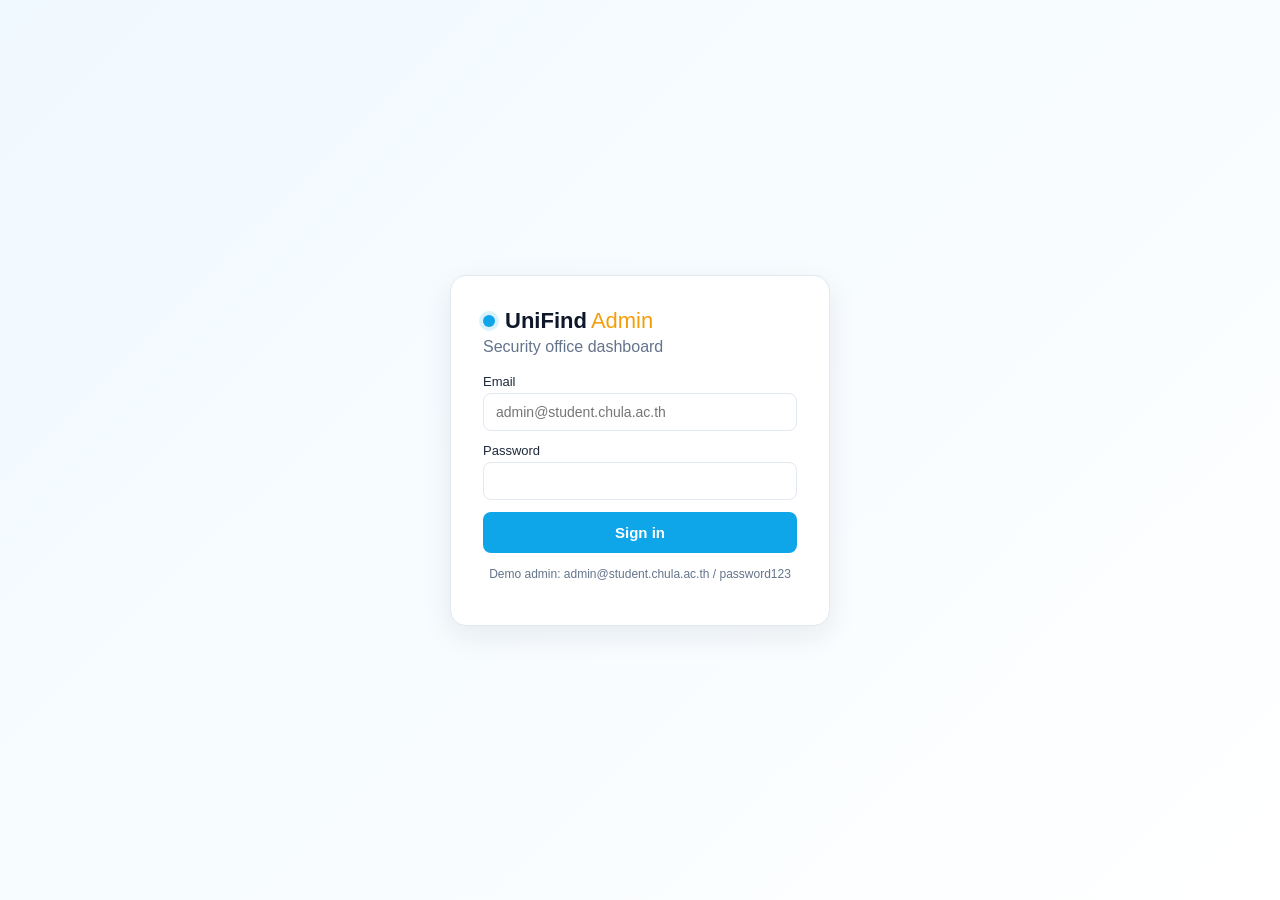
<file: web-admin/index.html>
<!doctype html>
<html lang="en">
<head>
<meta charset="utf-8" />
<meta name="viewport" content="width=device-width, initial-scale=1" />
<title>UniFind Admin — Login</title>
<link rel="stylesheet" href="css/styles.css" />
</head>
<body class="center-screen">
  <main class="login-card">
    <div class="brand">
      <span class="logo-dot"></span>
      <h1>UniFind<span>Admin</span></h1>
    </div>
    <p class="tag">Security office dashboard</p>
    <form id="login-form">
      <label>Email
        <input type="email" name="email" required placeholder="admin@student.chula.ac.th" />
      </label>
      <label>Password
        <input type="password" name="password" required />
      </label>
      <button type="submit">Sign in</button>
      <p id="login-err" class="error hidden"></p>
    </form>
    <p class="hint">Demo admin: admin@student.chula.ac.th / password123</p>
  </main>
  <script src="js/api.js"></script>
  <script src="js/auth.js"></script>
  <script>
    if (getToken()) location.href = 'dashboard.html';
    document.getElementById('login-form').addEventListener('submit', async (e) => {
      e.preventDefault();
      const f = new FormData(e.target);
      try {
        const res = await api('/api/auth/login', 'POST', {
          email: f.get('email'), password: f.get('password')
        });
        if (res.user.role !== 'admin' && res.user.role !== 'super_admin') throw new Error('Admin access required');
        setToken(res.token);
        location.href = 'dashboard.html';
      } catch (err) {
        const el = document.getElementById('login-err');
        el.textContent = err.message || 'Login failed';
        el.classList.remove('hidden');
      }
    });
  </script>
</body>
</html>
</file>
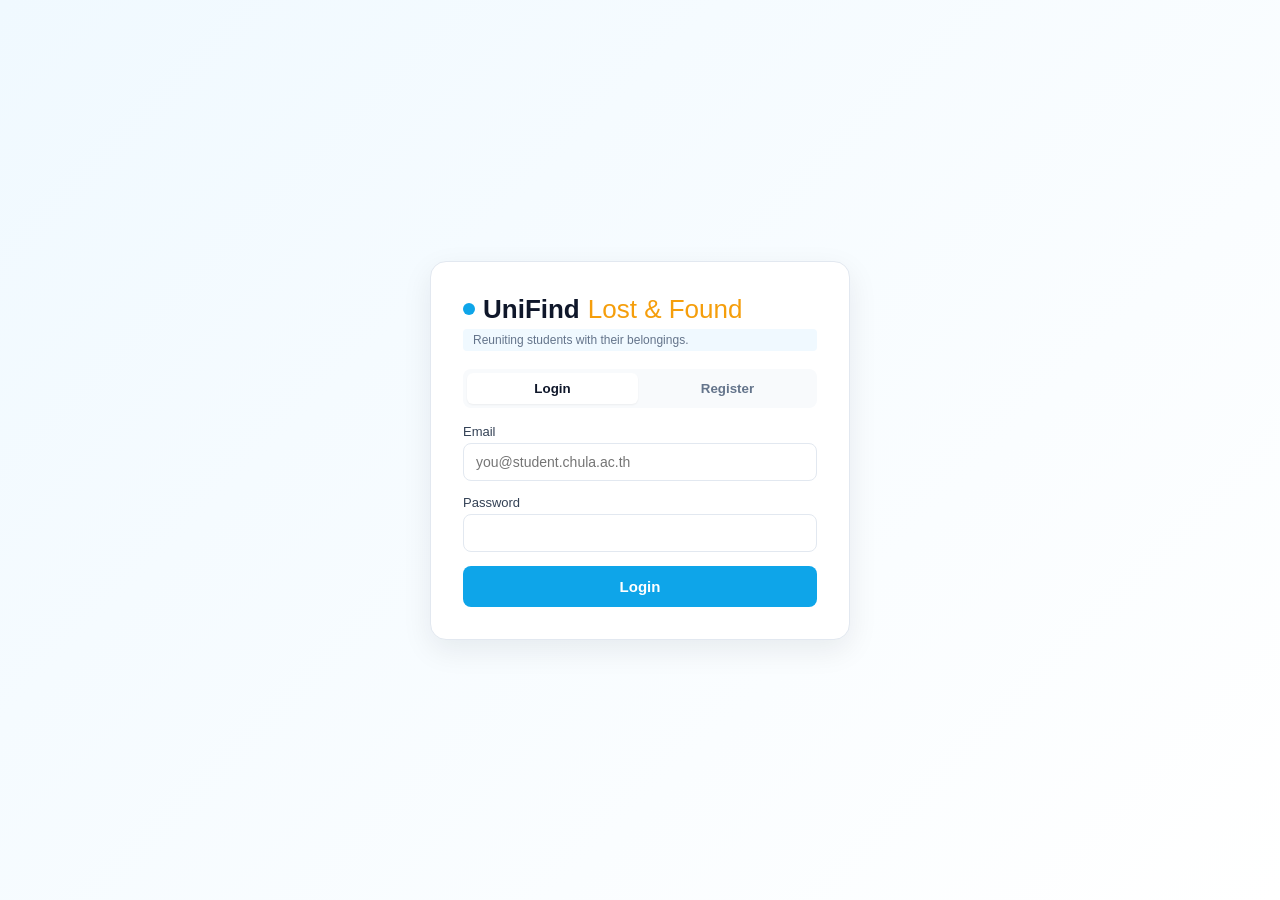
<file: web-student/index.html>
<!doctype html>
<html lang="en">
<head>
  <meta charset="utf-8" />
  <meta name="viewport" content="width=device-width, initial-scale=1" />
  <title>UniFind — Login</title>
  <link rel="stylesheet" href="css/styles.css" />
</head>
<body>
  <div class="center-screen">
    <div class="login-card">
      <h1><span style="width:12px;height:12px;border-radius:50%;background:var(--sky);display:inline-block"></span> UniFind <span>Lost &amp; Found</span></h1>
      <p class="tag">Reuniting students with their belongings.</p>

      <div class="tabs">
        <button id="t-login" class="active" onclick="showTab('login')">Login</button>
        <button id="t-register" onclick="showTab('register')">Register</button>
      </div>

      <form id="login-form" onsubmit="return submitLogin(event)">
        <label>Email
          <input name="email" type="email" required placeholder="you@student.chula.ac.th" />
        </label>
        <label>Password
          <input name="password" type="password" required />
        </label>
        <button class="primary" type="submit">Login</button>
        <p class="error hidden" id="login-err"></p>
      </form>

      <form id="register-form" class="hidden" onsubmit="return submitRegister(event)">
        <label>University email
          <input name="email" type="email" required placeholder="you@student.chula.ac.th" />
        </label>
        <label>Display name
          <input name="display_name" required />
        </label>
        <label>Faculty (optional)
          <input name="faculty" />
        </label>
        <label>Password (min 8 chars)
          <input name="password" type="password" minlength="8" required />
        </label>
        <button class="primary" type="submit">Create account</button>
        <p class="error hidden" id="register-err"></p>
      </form>
    </div>
  </div>

  <script src="js/api.js"></script>
  <script>
    if (getToken()) location.href = 'browse.html';

    function showTab(t) {
      document.getElementById('t-login').classList.toggle('active', t === 'login');
      document.getElementById('t-register').classList.toggle('active', t === 'register');
      document.getElementById('login-form').classList.toggle('hidden', t !== 'login');
      document.getElementById('register-form').classList.toggle('hidden', t !== 'register');
    }

    async function submitLogin(e) {
      e.preventDefault();
      const err = document.getElementById('login-err');
      err.classList.add('hidden');
      const f = e.target;
      try {
        const data = await api('/api/auth/login', 'POST', {
          email: f.email.value, password: f.password.value,
        });
        setToken(data.token); setUser(data.user);
        location.href = 'browse.html';
      } catch (ex) {
        err.textContent = ex.message; err.classList.remove('hidden');
      }
      return false;
    }

    async function submitRegister(e) {
      e.preventDefault();
      const err = document.getElementById('register-err');
      err.classList.add('hidden');
      const f = e.target;
      try {
        const data = await api('/api/auth/register', 'POST', {
          email: f.email.value,
          display_name: f.display_name.value,
          faculty: f.faculty.value || null,
          password: f.password.value,
        });
        setToken(data.token); setUser(data.user);
        location.href = 'browse.html';
      } catch (ex) {
        err.textContent = ex.message; err.classList.remove('hidden');
      }
      return false;
    }
  </script>
</body>
</html>
</file>
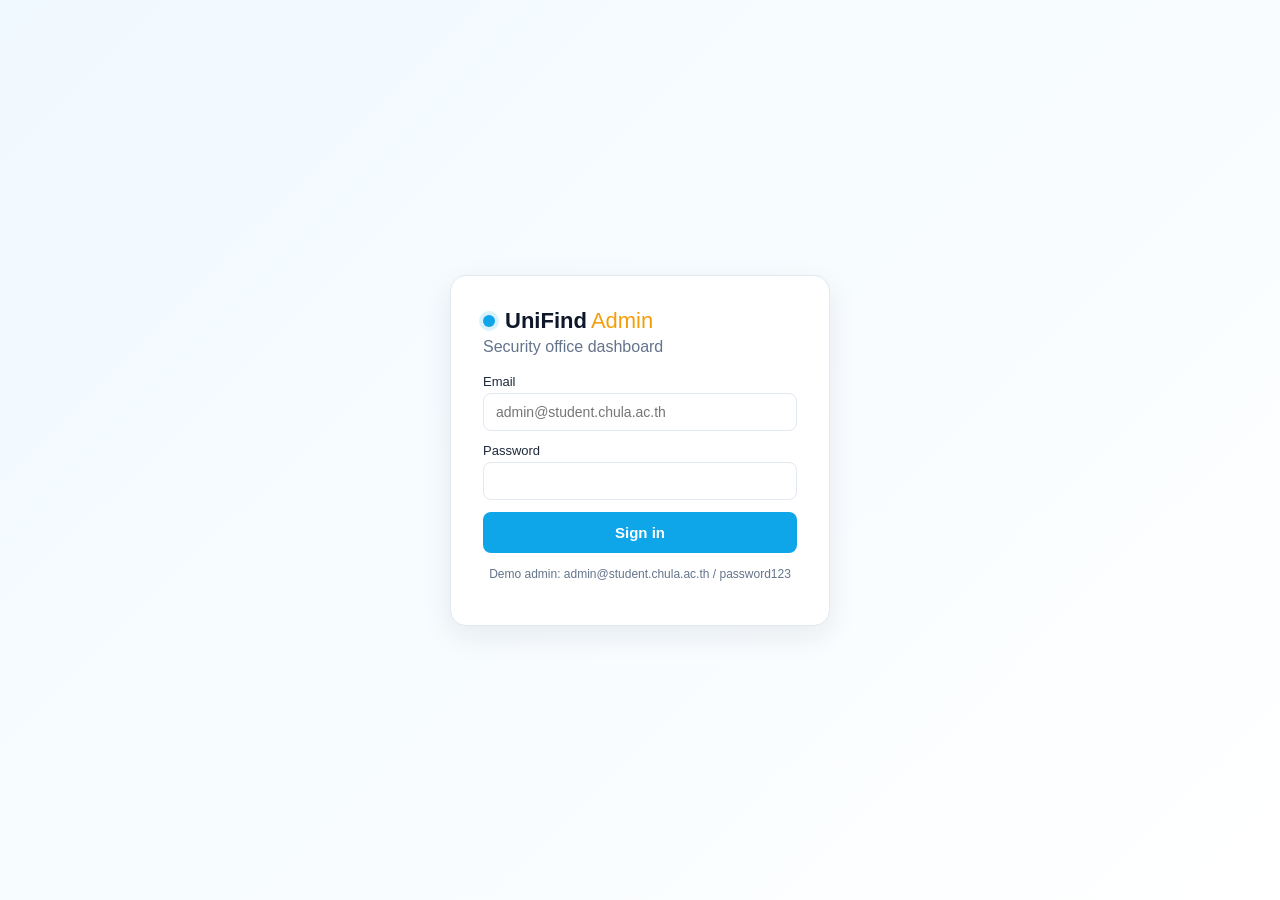
<file: web-admin/claims.html>
<!doctype html>
<html lang="en">
<head>
<meta charset="utf-8" />
<meta name="viewport" content="width=device-width, initial-scale=1" />
<title>UniFind Admin — Claims</title>
<link rel="stylesheet" href="css/styles.css" />
</head>
<body>
  <div id="shell" class="app"></div>
  <script src="js/api.js"></script>
  <script src="js/auth.js"></script>
  <script>
    function esc(s) { return String(s ?? '').replace(/[&<>"']/g, c => ({ '&': '&amp;', '<': '&lt;', '>': '&gt;', '"': '&quot;', "'": '&#39;' }[c])); }

    (async () => {
      const user = await requireAdmin();
      if (!user) return;
      renderShell('claims', user);
      const main = document.getElementById('main');
      main.innerHTML = `
        <div class="page-head"><h2>Claims</h2></div>
        <div class="toolbar" style="margin-bottom:16px">
          <select id="status">
            <option value="">All statuses</option>
            <option value="pending">Pending</option>
            <option value="approved">Approved</option>
            <option value="rejected">Rejected</option>
            <option value="resolved">Resolved</option>
          </select>
          <button class="btn" id="go">Apply</button>
        </div>
        <div class="panel" style="padding:0">
          <table>
            <thead><tr>
              <th>ID</th><th>Item</th><th>Type</th><th>Claimant</th>
              <th>Owner</th><th>Proof</th><th>Status</th><th>Created</th>
            </tr></thead>
            <tbody id="tbody"><tr><td colspan="8" style="padding:20px;color:var(--muted)">Loading…</td></tr></tbody>
          </table>
        </div>
      `;

      const tbody = document.getElementById('tbody');
      const statusSel = document.getElementById('status');

      async function load() {
        tbody.innerHTML = `<tr><td colspan="8" style="padding:20px;color:var(--muted)">Loading…</td></tr>`;
        try {
          const qs = statusSel.value ? '?status=' + statusSel.value : '';
          const data = await api('/api/admin/claims' + qs);
          const rows = data.claims || [];
          if (rows.length === 0) {
            tbody.innerHTML = `<tr><td colspan="8" style="padding:20px;color:var(--muted)">No claims.</td></tr>`;
            return;
          }
          tbody.innerHTML = rows.map(c => `
            <tr>
              <td>${c.id}</td>
              <td>${esc(c.item_title)}</td>
              <td><span class="badge ${c.item_type}">${c.item_type.toUpperCase()}</span></td>
              <td>${esc(c.claimant_name)}</td>
              <td>${esc(c.item_owner_name)}</td>
              <td style="max-width:280px">${esc(c.proof)}</td>
              <td><span class="badge ${c.status}">${c.status}</span></td>
              <td>${c.created_at ? new Date(c.created_at).toLocaleString() : ''}</td>
            </tr>
          `).join('');
        } catch (e) {
          tbody.innerHTML = `<tr><td colspan="8" style="padding:20px;color:var(--red)">${esc(e.message)}</td></tr>`;
        }
      }

      document.getElementById('go').onclick = load;
      load();
    })();
  </script>
</body>
</html>
</file>
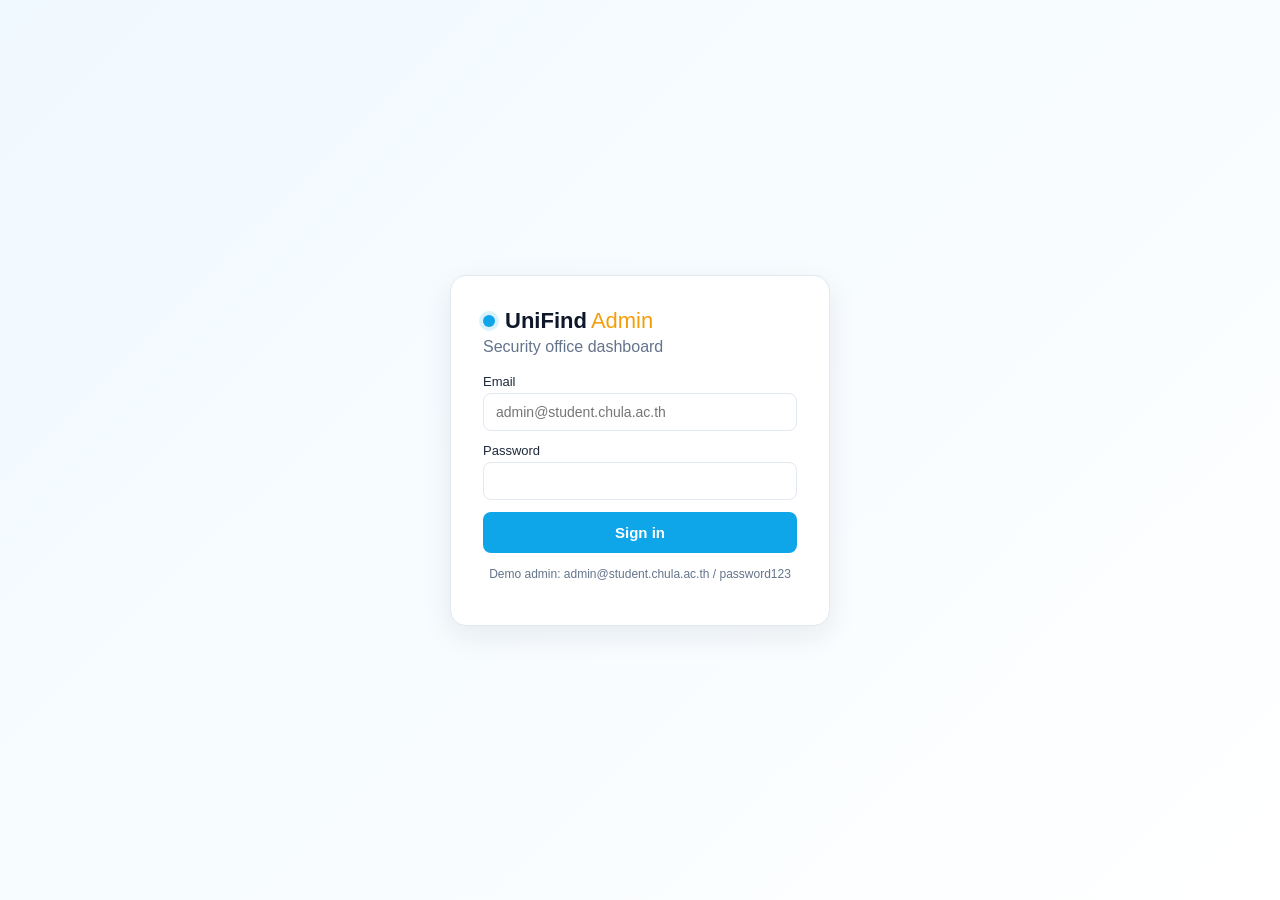
<file: web-admin/dashboard.html>
<!doctype html>
<html lang="en">
<head>
<meta charset="utf-8" />
<meta name="viewport" content="width=device-width, initial-scale=1" />
<title>UniFind Admin — Overview</title>
<link rel="stylesheet" href="css/styles.css" />
</head>
<body>
  <div id="shell" class="app"></div>
  <script src="js/api.js"></script>
  <script src="js/auth.js"></script>
  <script>
    function injectHTML(container, html) {
      container.innerHTML = '';
      const iframe = document.createElement('iframe');
      iframe.style.cssText = 'width:100%;height:420px;border:0;display:block';
      iframe.scrolling = 'no';
      iframe.srcdoc = `<!doctype html><html><head><meta charset="utf-8">
        <style>
          html,body{margin:0;padding:0;font-family:-apple-system,sans-serif;overflow:hidden}
          .plotly-graph-div{width:100% !important;height:400px !important}
        </style></head><body>${html}
        <script>
          window.addEventListener('load', () => {
            const h = document.body.scrollHeight;
            parent.postMessage({ type:'iframeHeight', h, id: window.name }, '*');
          });
        <\/script>
        </body></html>`;
      iframe.name = 'chart-' + Math.random().toString(36).slice(2);
      container.appendChild(iframe);
      window.addEventListener('message', (e) => {
        if (e.data && e.data.type === 'iframeHeight' && e.data.id === iframe.name) {
          iframe.style.height = (e.data.h + 4) + 'px';
        }
      });
    }

    (async () => {
      const user = await requireAdmin();
      if (!user) return;
      renderShell('dashboard', user);
      const main = document.getElementById('main');
      main.innerHTML = `
        <div class="page-head"><h2>Overview</h2><span id="ts" style="color:var(--muted);font-size:13px"></span></div>
        <div class="stats" id="stats"><div style="color:var(--muted)">Loading…</div></div>
        <div class="panel">
          <h3>Items over last 30 days</h3>
          <div id="chart-time">Loading chart…</div>
        </div>
        <div class="panel">
          <h3>Items by Category</h3>
          <div id="chart-cat">Loading chart…</div>
        </div>
        <div class="panel">
          <h3>Flagged Messages</h3>
          <div id="flagged"></div>
        </div>
      `;
      document.getElementById('ts').textContent = 'Updated ' + new Date().toLocaleString();

      try {
        const s = await api('/api/admin/stats');
        const cards = [
          { label: 'Total Users',    value: s.total_users,          cls: 'accent' },
          { label: 'Total Items',    value: s.total_items,          cls: 'accent' },
          { label: 'Lost',           value: s.total_lost,           cls: 'danger' },
          { label: 'Found',          value: s.total_found,          cls: 'warn' },
          { label: 'Resolved',       value: s.resolved,             cls: 'accent' },
          { label: 'Recovery Rate',  value: (s.recovery_rate ?? 0) + '%', cls: 'accent' },
          { label: 'Claim Success',  value: (s.claim_success_rate ?? 0) + '%', cls: 'accent' },
        ];
        document.getElementById('stats').innerHTML = cards.map(c =>
          `<div class="stat ${c.cls}"><div class="label">${c.label}</div><div class="value">${c.value ?? '–'}</div></div>`
        ).join('');

        const [timeChart, catChart] = await Promise.all([
          api('/api/admin/chart/items-over-time'),
          api('/api/admin/chart/items-by-category'),
        ]);
        injectHTML(document.getElementById('chart-time'), timeChart.html || 'No data yet.');
        injectHTML(document.getElementById('chart-cat'), catChart.html || 'No data yet.');

        const fm = await api('/api/admin/flagged-messages');
        const rows = (fm.messages || []).map(m => `
          <tr>
            <td>${new Date(m.created_at).toLocaleString()}</td>
            <td>${m.sender_name || m.sender_id}</td>
            <td style="color:var(--red)">${(m.body || '').replace(/</g,'&lt;')}</td>
          </tr>
        `).join('') || '<tr><td colspan="3" style="color:var(--muted)">None. 🎉</td></tr>';
        document.getElementById('flagged').innerHTML = `
          <table><thead><tr><th>When</th><th>Sender</th><th>Body</th></tr></thead><tbody>${rows}</tbody></table>
        `;
      } catch (e) {
        document.getElementById('stats').innerHTML =
          `<div style="color:var(--red)">Failed to load: ${e.message}</div>`;
      }
    })();
  </script>
</body>
</html>
</file>
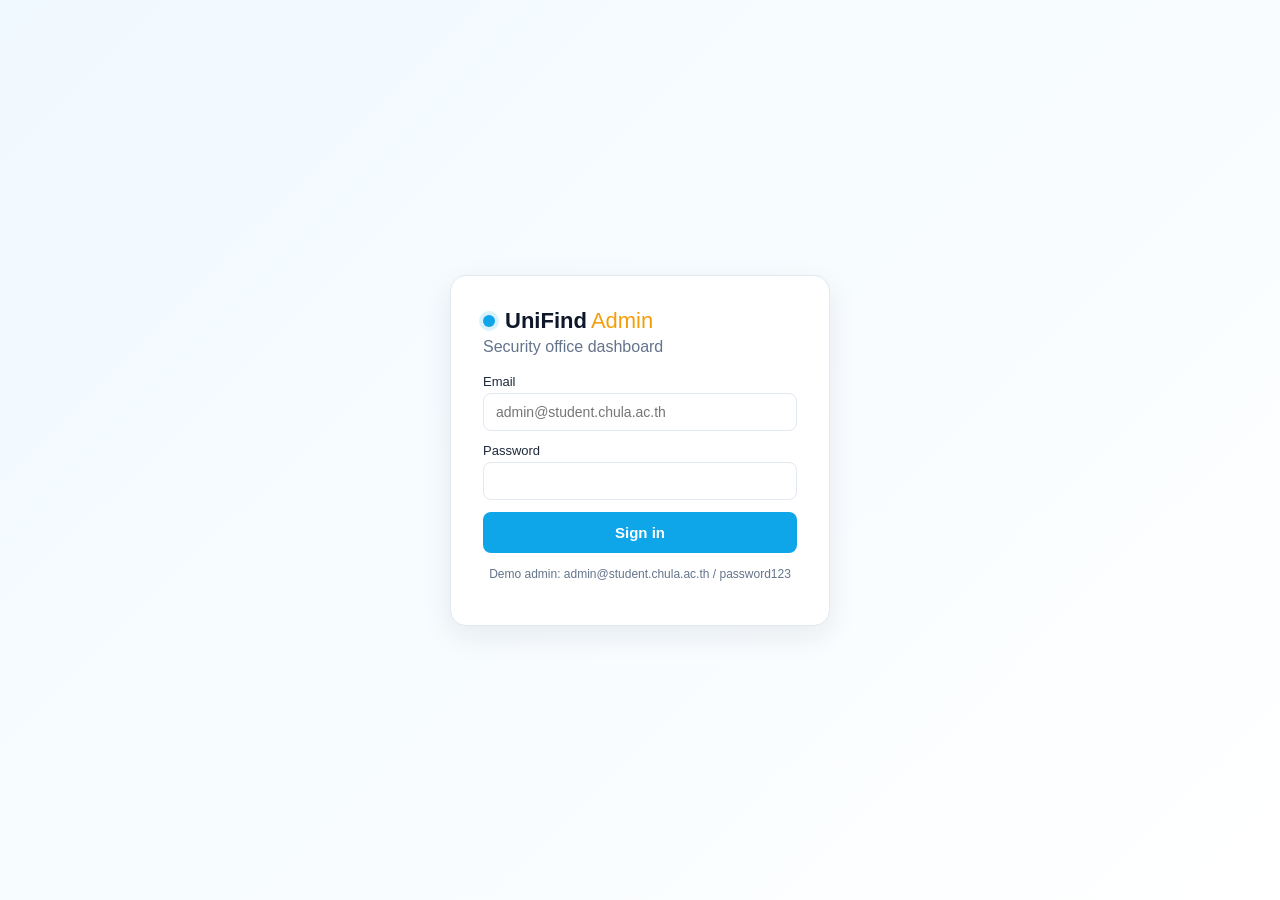
<file: web-admin/items.html>
<!doctype html>
<html lang="en">
<head>
<meta charset="utf-8" />
<meta name="viewport" content="width=device-width, initial-scale=1" />
<title>UniFind Admin — Items</title>
<link rel="stylesheet" href="css/styles.css" />
</head>
<body>
  <div id="shell" class="app"></div>
  <script src="js/api.js"></script>
  <script src="js/auth.js"></script>
  <script>
    (async () => {
      const user = await requireAdmin();
      if (!user) return;
      renderShell('items', user);
      const main = document.getElementById('main');
      main.innerHTML = `
        <div class="page-head"><h2>Items</h2></div>
        <div class="toolbar">
          <input id="q" placeholder="Search keywords" />
          <select id="type">
            <option value="">All types</option>
            <option value="lost">Lost</option>
            <option value="found">Found</option>
          </select>
          <select id="status">
            <option value="">All statuses</option>
            <option>open</option><option>matched</option><option>claimed</option><option>closed</option>
          </select>
          <button class="btn" id="go">Apply</button>
        </div>
        <div class="panel" style="padding:0">
          <table id="tbl">
            <thead><tr>
              <th>ID</th><th>Type</th><th>Title</th><th>Category</th>
              <th>Location</th><th>Reporter</th><th>Status</th><th>Posted</th><th></th>
            </tr></thead>
            <tbody><tr><td colspan="9" style="padding:20px;color:var(--muted)">Loading…</td></tr></tbody>
          </table>
        </div>
      `;

      async function load() {
        const params = new URLSearchParams();
        const q = document.getElementById('q').value.trim();
        const type = document.getElementById('type').value;
        const status = document.getElementById('status').value;
        if (q) params.set('q', q);
        if (type) params.set('type', type);
        if (status) params.set('status', status);
        const data = await api('/api/items?' + params.toString());
        const rows = (data.items || []).map(i => `
          <tr>
            <td>#${i.id}</td>
            <td><span class="badge ${i.type}">${i.type.toUpperCase()}</span></td>
            <td>${(i.title || '').replace(/</g,'&lt;')}</td>
            <td>${i.category}</td>
            <td>${(i.location || '').replace(/</g,'&lt;')}</td>
            <td>${i.user_name || i.user_id}</td>
            <td><span class="badge ${i.status}">${i.status}</span></td>
            <td>${new Date(i.created_at).toLocaleDateString()}</td>
            <td>
              <button class="btn" style="background:var(--red)" onclick="delItem(${i.id})">Remove</button>
            </td>
          </tr>
        `).join('') || '<tr><td colspan="9" style="padding:20px;color:var(--muted)">No items match.</td></tr>';
        document.querySelector('#tbl tbody').innerHTML = rows;
      }

      window.delItem = async (id) => {
        if (!confirm('Remove this item?')) return;
        await api(`/api/admin/items/${id}`, 'DELETE');
        load();
      };

      document.getElementById('go').addEventListener('click', load);
      document.getElementById('q').addEventListener('keydown', (e) => { if (e.key === 'Enter') load(); });
      load();
    })();
  </script>
</body>
</html>
</file>
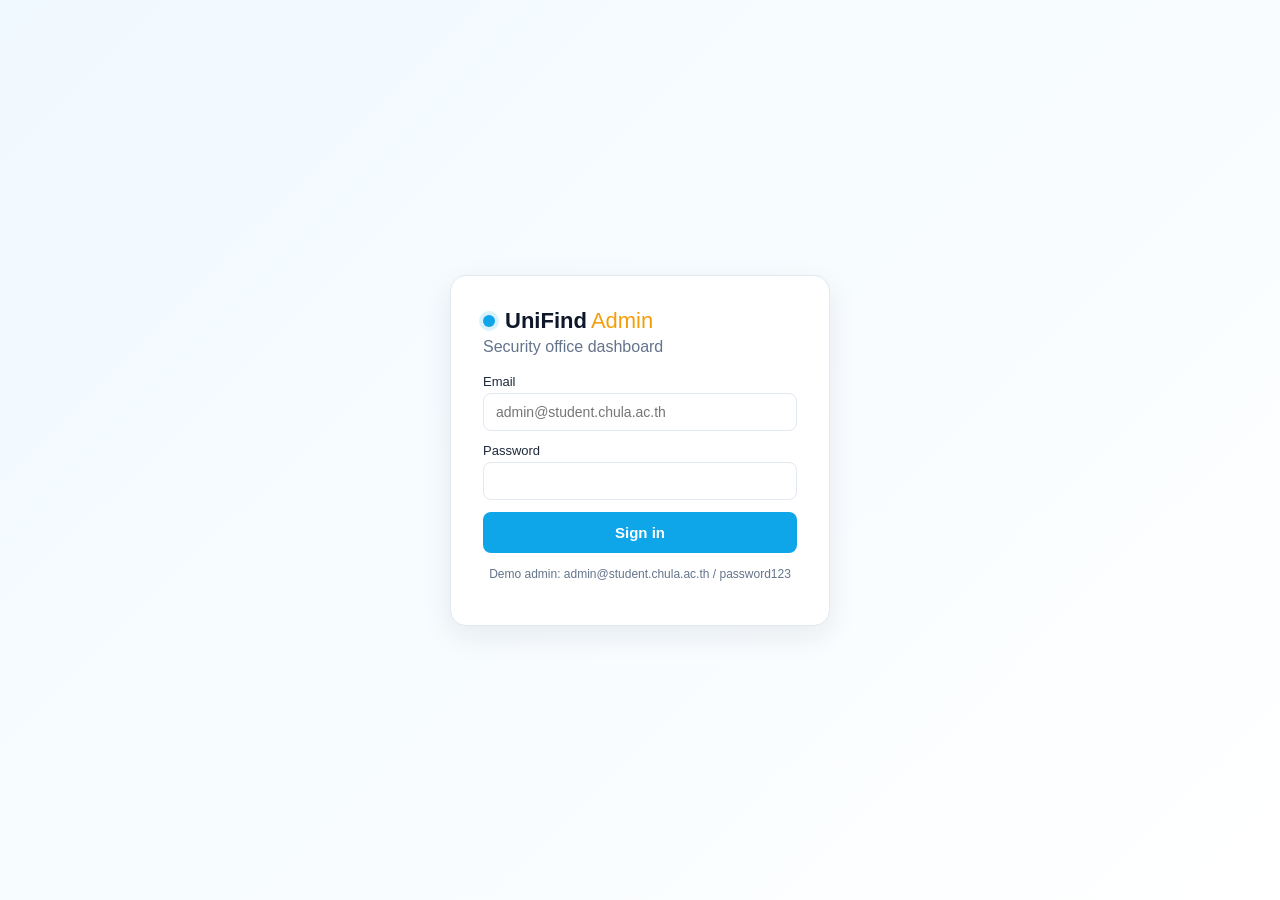
<file: web-admin/users.html>
<!doctype html>
<html lang="en">
<head>
<meta charset="utf-8" />
<meta name="viewport" content="width=device-width, initial-scale=1" />
<title>UniFind Admin — Users</title>
<link rel="stylesheet" href="css/styles.css" />
</head>
<body>
  <div id="shell" class="app"></div>
  <script src="js/api.js"></script>
  <script src="js/auth.js"></script>
  <script>
    (async () => {
      const user = await requireAdmin();
      if (!user) return;
      renderShell('users', user);
      const main = document.getElementById('main');
      main.innerHTML = `
        <div class="page-head"><h2>Users</h2></div>
        <div class="toolbar">
          <input id="q" placeholder="Search by name or email" />
          <button class="btn" id="go">Search</button>
        </div>
        <div class="panel" style="padding:0">
          <table id="tbl">
            <thead><tr>
              <th>ID</th><th>Name</th><th>Email</th><th>Role</th><th>Faculty</th><th>Status</th><th></th>
            </tr></thead>
            <tbody><tr><td colspan="7" style="padding:20px;color:var(--muted)">Loading…</td></tr></tbody>
          </table>
        </div>
      `;

      async function load() {
        const q = document.getElementById('q').value.trim();
        const params = new URLSearchParams();
        if (q) params.set('q', q);
        const data = await api('/api/admin/users?' + params.toString());
        const rows = (data.users || []).map(u => `
          <tr>
            <td>#${u.id}</td>
            <td>${(u.display_name || '').replace(/</g,'&lt;')}</td>
            <td>${u.email}</td>
            <td><span class="badge ${u.role}">${u.role}</span></td>
            <td>${u.faculty || '—'}</td>
            <td>${u.is_active ? 'Active' : 'Suspended'}</td>
            <td>
              ${u.role === 'admin'
                ? '<span style="color:var(--muted);font-size:12px">—</span>'
                : (u.is_active
                    ? `<button class="btn" style="background:var(--red)" onclick="suspend(${u.id})">Suspend</button>`
                    : `<button class="btn" onclick="activate(${u.id})">Reactivate</button>`)}
            </td>
          </tr>
        `).join('') || '<tr><td colspan="7" style="padding:20px;color:var(--muted)">No users match.</td></tr>';
        document.querySelector('#tbl tbody').innerHTML = rows;
      }

      window.suspend = async (id) => {
        if (!confirm('Suspend this user?')) return;
        await api(`/api/admin/users/${id}/suspend`, 'PUT');
        load();
      };
      window.activate = async (id) => {
        await api(`/api/admin/users/${id}/activate`, 'PUT');
        load();
      };

      document.getElementById('go').addEventListener('click', load);
      document.getElementById('q').addEventListener('keydown', (e) => { if (e.key === 'Enter') load(); });
      load();
    })();
  </script>
</body>
</html>
</file>
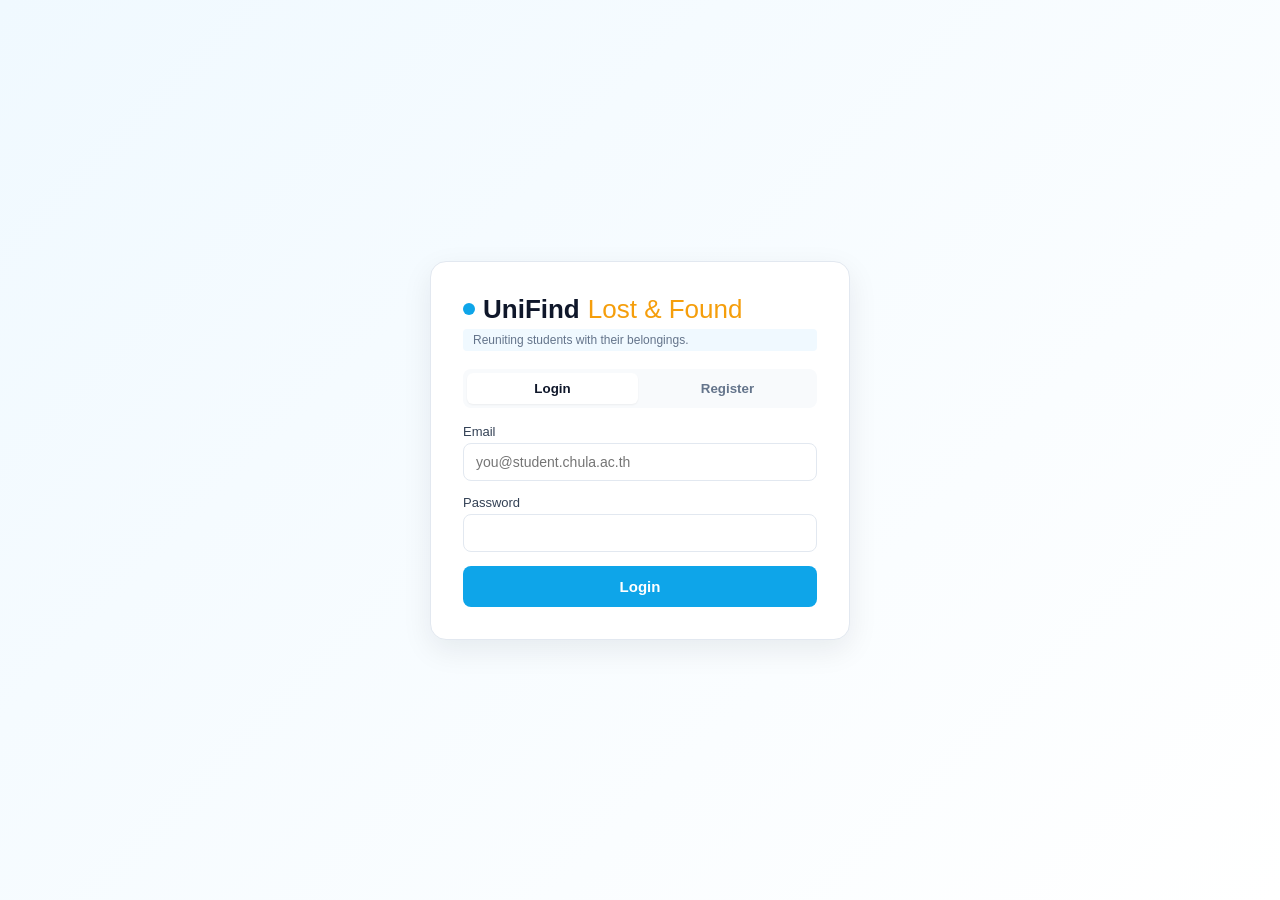
<file: web-student/browse.html>
<!doctype html>
<html lang="en">
<head>
  <meta charset="utf-8" />
  <meta name="viewport" content="width=device-width, initial-scale=1" />
  <title>UniFind — Browse</title>
  <link rel="stylesheet" href="css/styles.css" />
</head>
<body>
  <script src="js/api.js"></script>
  <script src="js/nav.js"></script>
  <script>if (!requireAuth()) {} else renderNav('browse.html');</script>

  <div class="container">
    <div class="page-head">
      <h2>Browse Items</h2>
      <a href="report.html"><button class="primary accent" style="width:auto;padding:10px 18px">+ Report Item</button></a>
    </div>

    <div class="filters">
      <input id="q" placeholder="Search (e.g. black wallet)" />
      <select id="type">
        <option value="">All types</option>
        <option value="lost">Lost</option>
        <option value="found">Found</option>
      </select>
      <select id="category">
        <option value="">All categories</option>
        <option>Electronics</option><option>Accessories</option>
        <option>Clothing</option><option>Documents</option>
        <option>Keys</option><option>Bags</option>
        <option>Books</option><option>Other</option>
      </select>
      <button onclick="load()">Search</button>
    </div>

    <div id="results" class="grid"></div>
    <div id="empty" class="empty hidden">No items match your search.</div>
  </div>

  <script>
    async function load() {
      const q = document.getElementById('q').value.trim();
      const type = document.getElementById('type').value;
      const category = document.getElementById('category').value;
      const params = new URLSearchParams();
      if (q) params.set('q', q);
      if (type) params.set('type', type);
      if (category) params.set('category', category);
      try {
        const data = await api('/api/items?' + params.toString());
        const items = data.items || [];
        const root = document.getElementById('results');
        document.getElementById('empty').classList.toggle('hidden', items.length > 0);
        root.innerHTML = items.map(renderCard).join('');
      } catch (e) {
        document.getElementById('results').innerHTML = `<p class="error">${esc(e.message)}</p>`;
      }
    }

    function renderCard(it) {
      const photo = resolvePhotoUrl((it.photos && it.photos[0]) || it.photo_url);
      const thumb = photo
        ? `<img src="${esc(photo)}" alt="" />`
        : `<div class="thumb">📦</div>`;
      return `
        <div class="card" onclick="location.href='item.html?id=${it.id}'">
          <div class="thumb">${thumb}</div>
          <div class="body">
            <div class="row">
              <span class="badge ${it.type}">${it.type.toUpperCase()}</span>
              <span class="date">${fmtDate(it.created_at)}</span>
            </div>
            <h3>${esc(it.title)}</h3>
            <div class="meta">${esc(it.category)} · ${esc(it.location || '')}</div>
          </div>
        </div>`;
    }

    load();
    document.getElementById('q').addEventListener('keydown', e => { if (e.key === 'Enter') load(); });
  </script>
</body>
</html>
</file>
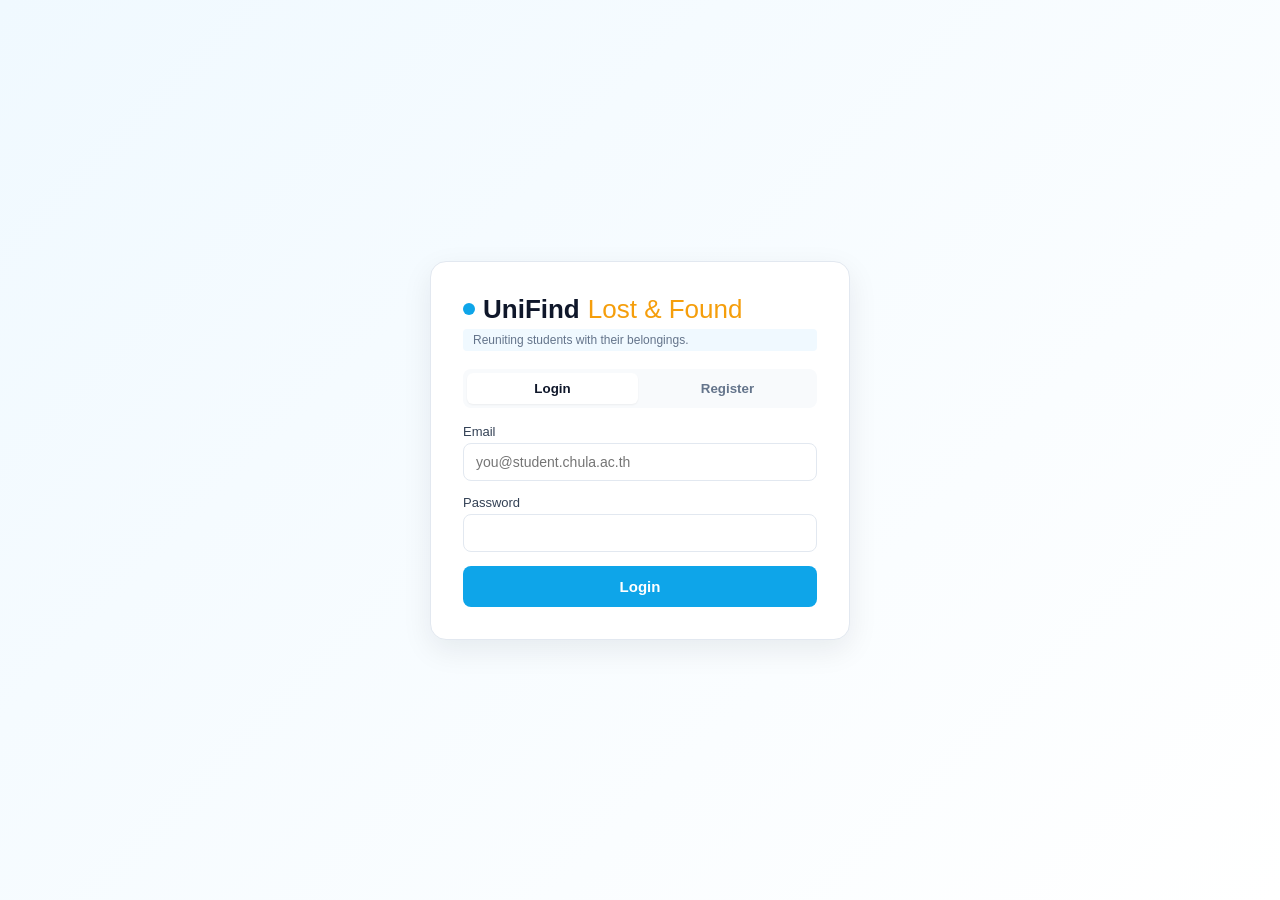
<file: web-student/item.html>
<!doctype html>
<html lang="en">
<head>
  <meta charset="utf-8" />
  <meta name="viewport" content="width=device-width, initial-scale=1" />
  <title>UniFind — Item</title>
  <link rel="stylesheet" href="css/styles.css" />
</head>
<body>
  <script src="js/api.js"></script>
  <script src="js/nav.js"></script>
  <script>if (!requireAuth()) {} else renderNav();</script>

  <div class="container">
    <a href="browse.html" class="muted" style="font-size:14px">&larr; Back to browse</a>
    <div id="root" style="margin-top:12px"><p class="muted">Loading…</p></div>
  </div>

  <script>
    const id = new URLSearchParams(location.search).get('id');

    async function load() {
      if (!id) { document.getElementById('root').innerHTML = '<p class="error">Missing item id</p>'; return; }
      try {
        const data = await api('/api/items/' + id);
        render(data.item);
      } catch (e) {
        document.getElementById('root').innerHTML = `<p class="error">${esc(e.message)}</p>`;
      }
    }

    function render(item) {
      const me = getUser();
      const isOwner = me && me.id === item.user_id;
      const photo = resolvePhotoUrl((item.photos && item.photos[0]) || item.photo_url);
      const hero = photo
        ? `<img src="${esc(photo)}" class="detail-hero" alt="" />`
        : `<div class="detail-hero placeholder">📦</div>`;
      const tags = (item.tags || []).map(t => `<span class="tag">#${esc(t)}</span>`).join('');
      const isActive = item.status === 'active';

      let actionBlock = '';
      if (isOwner) {
        actionBlock = `
          <div class="claim-box">
            <h3>You posted this item</h3>
            <p class="muted" style="margin:0 0 10px">View and approve claims from your profile.</p>
            <a href="profile.html"><button class="primary" style="width:auto;padding:10px 18px">Go to My Account</button></a>
          </div>`;
      } else if (isActive) {
        const verb = item.type === 'lost' ? 'I found this item' : 'This is my item';
        actionBlock = `
          <div class="claim-box">
            <h3>${verb}</h3>
            <label>Describe an identifying detail only the owner would know
              <textarea id="proof" required></textarea>
            </label>
            <button class="primary" id="claim-btn" onclick="submitClaim()">Submit Claim</button>
            <p class="error hidden" id="claim-err"></p>
          </div>`;
      }

      document.getElementById('root').innerHTML = `
        ${hero}
        <div style="margin-top:16px">
          <span class="badge ${item.type}">${item.type.toUpperCase()}</span>
          <span class="badge status">${(item.status || '').toUpperCase()}</span>
        </div>
        <h1 class="detail-title">${esc(item.title)}</h1>
        <div class="detail-meta">${esc(item.category)} · ${esc(item.location || '')}</div>
        <div class="detail-meta">On ${fmtDate(item.event_date)}</div>
        <div class="detail-meta">Posted by ${esc(item.user_name || 'Unknown')}</div>
        ${item.description ? `<p class="detail-desc">${esc(item.description)}</p>` : ''}
        ${tags ? `<div class="tags">${tags}</div>` : ''}
        ${actionBlock}
      `;
    }

    async function submitClaim() {
      const btn = document.getElementById('claim-btn');
      const err = document.getElementById('claim-err');
      const proof = document.getElementById('proof').value.trim();
      err.classList.add('hidden');
      if (!proof) { err.textContent = 'Proof is required'; err.classList.remove('hidden'); return; }
      btn.disabled = true; btn.textContent = 'Submitting…';
      try {
        await api('/api/claims', 'POST', { item_id: Number(id), proof });
        btn.textContent = 'Submitted ✓';
        err.textContent = 'The owner will review your claim.'; err.style.color = 'var(--green)'; err.classList.remove('hidden');
      } catch (e) {
        err.style.color = ''; err.textContent = e.message; err.classList.remove('hidden');
        btn.disabled = false; btn.textContent = 'Submit Claim';
      }
    }

    load();
  </script>
</body>
</html>
</file>
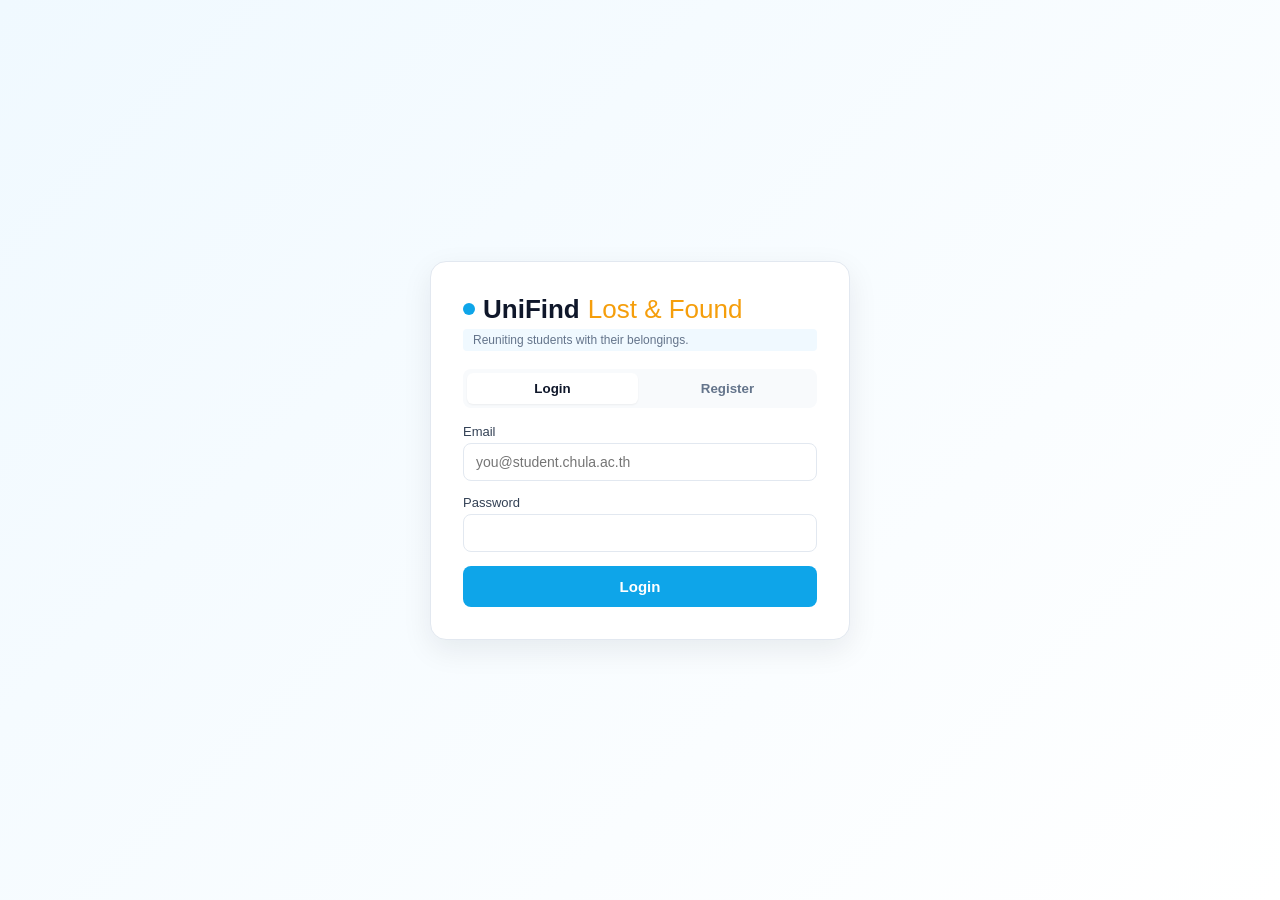
<file: web-student/profile.html>
<!doctype html>
<html lang="en">
<head>
  <meta charset="utf-8" />
  <meta name="viewport" content="width=device-width, initial-scale=1" />
  <title>UniFind — My Account</title>
  <link rel="stylesheet" href="css/styles.css" />
</head>
<body>
  <script src="js/api.js"></script>
  <script src="js/nav.js"></script>
  <script>if (!requireAuth()) {} else renderNav('profile.html');</script>

  <div class="container">
    <div class="page-head">
      <div>
        <h2 id="name"></h2>
        <div class="muted" id="email"></div>
      </div>
    </div>

    <h3>Notifications (<span id="unread">0</span> unread)</h3>
    <div id="notifs" class="list"></div>

    <h3 style="margin-top:28px">My Reports</h3>
    <div id="items" class="grid"></div>

    <h3 style="margin-top:28px">Claims I Submitted</h3>
    <div id="my-claims" class="list"></div>

    <h3 style="margin-top:28px">Claims on My Items</h3>
    <div id="their-claims" class="list"></div>
  </div>

  <script>
    const me = getUser();
    if (me) {
      document.getElementById('name').textContent = me.display_name || '';
      document.getElementById('email').textContent = me.email || '';
    }

    async function load() {
      try {
        const [notifs, items, mine, on] = await Promise.all([
          api('/api/notifications'),
          api('/api/items/mine'),
          api('/api/claims/mine').catch(() => ({ claims: [] })),
          api('/api/claims/on-my-items').catch(() => ({ claims: [] })),
        ]);
        renderNotifs(notifs.notifications || []);
        renderItems(items.items || []);
        renderMyClaims(mine.claims || []);
        renderTheirClaims(on.claims || []);
      } catch (e) {
        alert(e.message);
      }
    }

    function renderNotifs(list) {
      const unread = list.filter(n => !n.read).length;
      document.getElementById('unread').textContent = unread;
      const root = document.getElementById('notifs');
      if (list.length === 0) { root.innerHTML = '<div class="empty">No notifications.</div>'; return; }
      root.innerHTML = list.slice(0, 10).map(n => `
        <div class="list-item ${n.read ? '' : 'unread'}">
          <div class="title">${esc(n.title)}</div>
          <div class="body">${esc(n.body || '')}</div>
        </div>
      `).join('');
    }

    function renderItems(list) {
      const root = document.getElementById('items');
      if (list.length === 0) { root.innerHTML = '<div class="empty">You haven\'t reported anything yet.</div>'; return; }
      root.innerHTML = list.map(it => {
        const photo = resolvePhotoUrl((it.photos && it.photos[0]) || it.photo_url);
        return `
          <div class="card" onclick="location.href='item.html?id=${it.id}'">
            <div class="thumb">${photo ? `<img src="${esc(photo)}" alt="" />` : '📦'}</div>
            <div class="body">
              <div class="row">
                <span class="badge ${it.type}">${it.type.toUpperCase()}</span>
                <span class="date">${fmtDate(it.created_at)}</span>
              </div>
              <h3>${esc(it.title)}</h3>
              <div class="meta">${esc(it.category)} · ${esc(it.location || '')}</div>
            </div>
          </div>`;
      }).join('');
    }

    function renderMyClaims(list) {
      const root = document.getElementById('my-claims');
      if (list.length === 0) { root.innerHTML = '<div class="empty">You haven\'t submitted any claims.</div>'; return; }
      root.innerHTML = list.map(c => `
        <div class="list-item">
          <div class="title">${esc(c.item_title || 'Item #' + c.item_id)} <span class="badge status">${(c.status || '').toUpperCase()}</span></div>
          <div class="body">Proof: ${esc(c.proof)}</div>
        </div>
      `).join('');
    }

    function renderTheirClaims(list) {
      const root = document.getElementById('their-claims');
      if (list.length === 0) { root.innerHTML = '<div class="empty">No claims on your items yet.</div>'; return; }
      root.innerHTML = list.map(c => `
        <div class="list-item">
          <div class="title">${esc(c.claimant_name || 'Someone')} claimed ${esc(c.item_title || '#' + c.item_id)}
            <span class="badge status">${(c.status || '').toUpperCase()}</span></div>
          <div class="body">Proof: ${esc(c.proof)}</div>
          ${c.status === 'pending' ? `
            <div style="margin-top:8px;display:flex;gap:8px">
              <button class="primary" style="width:auto;padding:8px 14px" onclick="decide(${c.id},'approve')">Approve</button>
              <button class="primary" style="width:auto;padding:8px 14px;background:var(--red)" onclick="decide(${c.id},'reject')">Reject</button>
            </div>` : ''}
        </div>
      `).join('');
    }

    async function decide(id, action) {
      try {
        await api('/api/claims/' + id + '/' + action, 'PUT');
        load();
      } catch (e) { alert(e.message); }
    }

    load();
  </script>
</body>
</html>
</file>
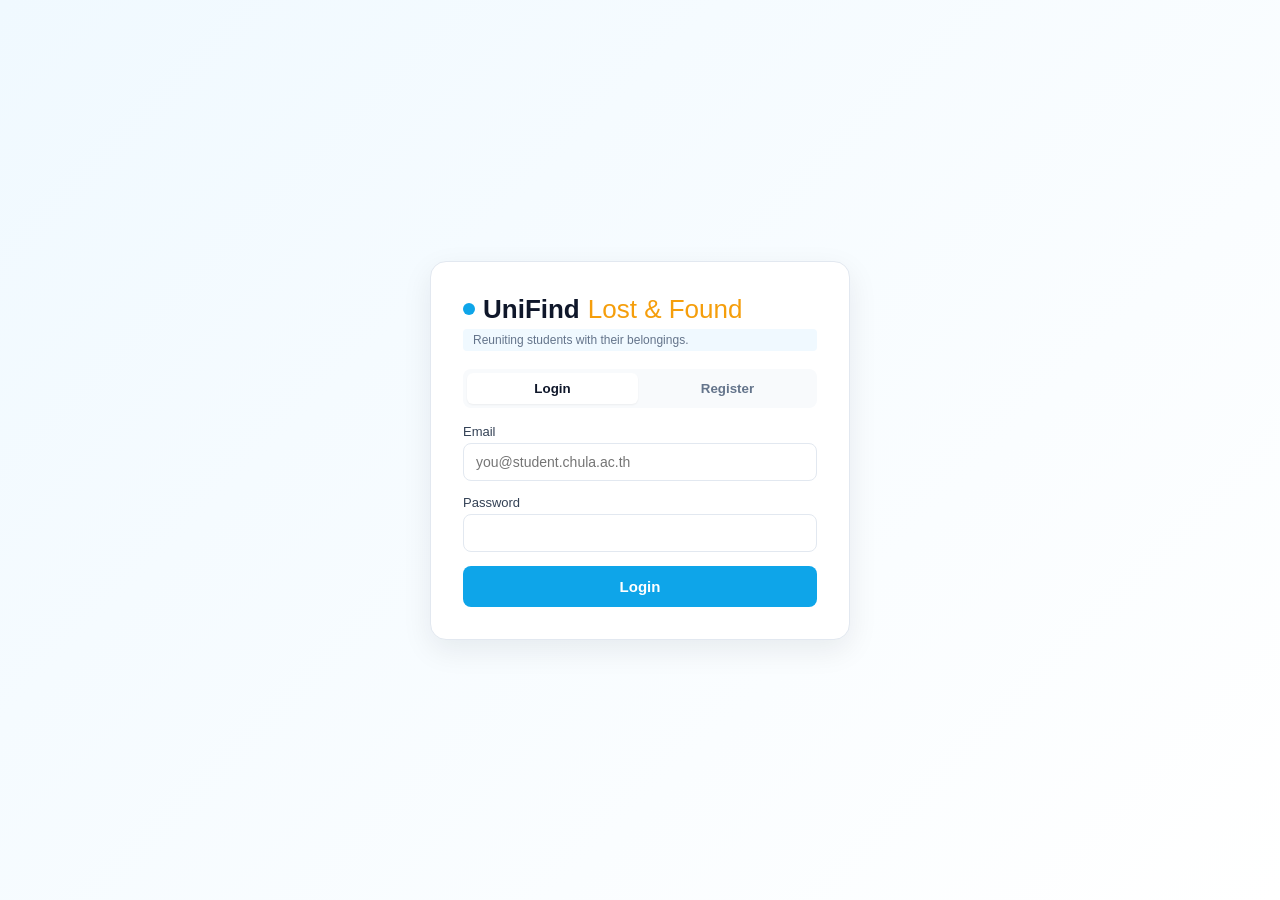
<file: web-student/report.html>
<!doctype html>
<html lang="en">
<head>
  <meta charset="utf-8" />
  <meta name="viewport" content="width=device-width, initial-scale=1" />
  <title>UniFind — Report Item</title>
  <link rel="stylesheet" href="css/styles.css" />
</head>
<body>
  <script src="js/api.js"></script>
  <script src="js/nav.js"></script>
  <script>if (!requireAuth()) {} else renderNav('report.html');</script>

  <div class="container" style="max-width:640px">
    <div class="page-head"><h2>Report an Item</h2></div>

    <form onsubmit="return submitReport(event)">
      <div class="chips" id="type-chips">
        <div class="chip active" data-value="lost" onclick="pickType('lost')">I lost this</div>
        <div class="chip" data-value="found" onclick="pickType('found')">I found this</div>
      </div>

      <label>Title
        <input name="title" required placeholder="e.g. Black leather wallet" />
      </label>
      <label>Description
        <textarea name="description" placeholder="Any details that help identify it"></textarea>
      </label>

      <label style="margin-bottom:6px">Category</label>
      <div class="chips" id="cat-chips"></div>

      <label>Location
        <input name="location" required placeholder="e.g. Library 2F" />
      </label>
      <label>Date
        <input name="event_date" type="date" required />
      </label>
      <label>Tags (comma separated)
        <input name="tags" placeholder="black, leather, small" />
      </label>

      <label>Photo (optional)
        <input name="photo" type="file" accept="image/*" onchange="onFile(event)" />
      </label>
      <img id="preview" class="preview hidden" />

      <button type="submit" id="submit-btn" class="primary accent">Post Report</button>
      <p class="error hidden" id="err"></p>
    </form>
  </div>

  <script>
    let selectedType = 'lost';
    let selectedCat = 'Other';
    const CATS = ['Electronics','Accessories','Clothing','Documents','Keys','Bags','Books','Other'];

    document.getElementById('cat-chips').innerHTML = CATS.map(c =>
      `<div class="chip ${c === selectedCat ? 'active' : ''}" data-value="${c}" onclick="pickCat('${c}')">${c}</div>`
    ).join('');
    document.querySelector('input[name=event_date]').value = new Date().toISOString().slice(0, 10);

    function pickType(t) {
      selectedType = t;
      document.querySelectorAll('#type-chips .chip').forEach(el =>
        el.classList.toggle('active', el.dataset.value === t));
    }

    function pickCat(c) {
      selectedCat = c;
      document.querySelectorAll('#cat-chips .chip').forEach(el =>
        el.classList.toggle('active', el.dataset.value === c));
    }

    function onFile(e) {
      const f = e.target.files[0];
      const prev = document.getElementById('preview');
      if (!f) { prev.classList.add('hidden'); return; }
      prev.src = URL.createObjectURL(f);
      prev.classList.remove('hidden');
    }

    async function uploadPhoto(file) {
      const form = new FormData();
      form.append('file', file);
      const data = await api('/api/uploads', 'POST', form);
      return data.url;
    }

    async function submitReport(e) {
      e.preventDefault();
      const err = document.getElementById('err');
      const btn = document.getElementById('submit-btn');
      err.classList.add('hidden');
      btn.disabled = true; btn.textContent = 'Posting…';
      try {
        const f = e.target;
        const file = f.photo.files[0];
        let photoUrl = null;
        if (file) {
          btn.textContent = 'Uploading photo…';
          photoUrl = await uploadPhoto(file);
        }
        btn.textContent = 'Posting…';
        const body = {
          type: selectedType,
          title: f.title.value,
          description: f.description.value,
          category: selectedCat,
          location: f.location.value,
          event_date: f.event_date.value,
          photos: photoUrl ? [photoUrl] : [],
          tags: f.tags.value.split(',').map(s => s.trim()).filter(Boolean),
        };
        const data = await api('/api/items', 'POST', body);
        location.href = 'item.html?id=' + data.item.id;
      } catch (ex) {
        err.textContent = ex.message; err.classList.remove('hidden');
        btn.disabled = false; btn.textContent = 'Post Report';
      }
      return false;
    }
  </script>
</body>
</html>
</file>
<file: web-admin/css/styles.css>
:root {
  --sky: #0ea5e9;
  --sky-dark: #0284c7;
  --amber: #f59e0b;
  --dark: #0f172a;
  --slate: #1e293b;
  --muted: #64748b;
  --light: #f8fafc;
  --border: #e2e8f0;
  --white: #ffffff;
  --green: #16a34a;
  --red: #dc2626;
  --bg-lt: #f0f9ff;
}

* { box-sizing: border-box; }
html, body { margin: 0; padding: 0; height: 100%; font-family: -apple-system, BlinkMacSystemFont, 'Segoe UI', Roboto, sans-serif; color: var(--dark); background: var(--light); }
a { color: var(--sky); text-decoration: none; }
a:hover { text-decoration: underline; }
.hidden { display: none !important; }
.error { color: var(--red); font-size: 13px; margin: 6px 0 0; }

/* Login */
.center-screen { display: flex; align-items: center; justify-content: center; min-height: 100vh; background: linear-gradient(135deg, var(--bg-lt), #fff); }
.login-card { background: #fff; padding: 32px; border-radius: 16px; width: 100%; max-width: 380px; box-shadow: 0 10px 30px rgba(15,23,42,.08); border: 1px solid var(--border); }
.brand { display: flex; align-items: center; gap: 10px; }
.logo-dot { width: 12px; height: 12px; border-radius: 50%; background: var(--sky); box-shadow: 0 0 0 4px rgba(14,165,233,.15); }
.brand h1 { margin: 0; font-size: 22px; }
.brand h1 span { color: var(--amber); margin-left: 4px; font-weight: 500; }
.tag { color: var(--muted); margin: 4px 0 18px; }
.login-card label { display: block; font-size: 13px; color: var(--slate); margin-bottom: 12px; }
.login-card input { width: 100%; padding: 10px 12px; border: 1px solid var(--border); border-radius: 8px; margin-top: 4px; font-size: 14px; }
.login-card button { width: 100%; background: var(--sky); color: #fff; border: 0; padding: 12px; border-radius: 8px; font-weight: 700; cursor: pointer; font-size: 15px; }
.login-card button:hover { background: var(--sky-dark); }
.hint { color: var(--muted); font-size: 12px; text-align: center; margin-top: 14px; }

/* Layout */
.app { display: grid; grid-template-columns: 240px 1fr; min-height: 100vh; }
.sidebar { background: var(--dark); color: #fff; padding: 20px; display: flex; flex-direction: column; }
.sidebar .brand h1 { color: #fff; }
.sidebar nav { display: flex; flex-direction: column; gap: 4px; margin-top: 28px; }
.sidebar nav a { color: #cbd5e1; padding: 10px 12px; border-radius: 8px; font-size: 14px; }
.sidebar nav a:hover { background: rgba(255,255,255,.06); text-decoration: none; }
.sidebar nav a.active { background: var(--sky); color: #fff; }
.sidebar .spacer { flex: 1; }
.sidebar .user { font-size: 12px; color: #94a3b8; padding: 10px; border-top: 1px solid rgba(255,255,255,.1); }
.sidebar .user button { margin-top: 6px; background: transparent; color: var(--amber); border: 1px solid var(--amber); padding: 6px 10px; border-radius: 6px; cursor: pointer; }

.main { padding: 24px 32px; overflow-x: auto; }
.page-head { display: flex; justify-content: space-between; align-items: center; margin-bottom: 20px; }
.page-head h2 { margin: 0; font-size: 22px; }

/* Cards */
.stats { display: grid; grid-template-columns: repeat(auto-fit, minmax(180px, 1fr)); gap: 14px; margin-bottom: 24px; }
.stat { background: #fff; padding: 16px; border-radius: 12px; border: 1px solid var(--border); }
.stat .label { color: var(--muted); font-size: 12px; text-transform: uppercase; letter-spacing: .5px; }
.stat .value { font-size: 28px; font-weight: 800; color: var(--dark); margin-top: 6px; }
.stat .delta { font-size: 12px; color: var(--green); margin-top: 4px; }
.stat.accent { border-top: 3px solid var(--sky); }
.stat.warn { border-top: 3px solid var(--amber); }
.stat.danger { border-top: 3px solid var(--red); }

.panel { background: #fff; border-radius: 12px; border: 1px solid var(--border); padding: 20px; margin-bottom: 20px; }
.panel h3 { margin-top: 0; font-size: 16px; }

/* Tables */
table { width: 100%; border-collapse: collapse; }
th, td { text-align: left; padding: 10px 12px; font-size: 14px; border-bottom: 1px solid var(--border); }
th { color: var(--muted); font-weight: 600; font-size: 12px; text-transform: uppercase; letter-spacing: .3px; background: var(--light); }
tr:hover td { background: #f9fafb; }

.badge { display: inline-block; padding: 2px 8px; border-radius: 10px; font-size: 11px; font-weight: 700; }
.badge.lost { background: #fee2e2; color: var(--red); }
.badge.found { background: #dcfce7; color: var(--green); }
.badge.open { background: #dbeafe; color: #1d4ed8; }
.badge.matched { background: #fef3c7; color: #b45309; }
.badge.claimed, .badge.closed { background: #e2e8f0; color: var(--slate); }
.badge.admin { background: var(--amber); color: #fff; }
.badge.student { background: #e0f2fe; color: var(--sky-dark); }

.toolbar { display: flex; gap: 10px; margin-bottom: 14px; flex-wrap: wrap; }
.toolbar input, .toolbar select { padding: 8px 10px; border: 1px solid var(--border); border-radius: 8px; font-size: 14px; }
.btn { background: var(--sky); color: #fff; border: 0; padding: 8px 14px; border-radius: 8px; font-weight: 600; cursor: pointer; font-size: 14px; }
.btn:hover { background: var(--sky-dark); }
.btn.ghost { background: transparent; color: var(--slate); border: 1px solid var(--border); }

#chart { width: 100%; min-height: 360px; }
</file>
<file: web-student/css/styles.css>
:root {
  --sky: #0ea5e9;
  --sky-dark: #0284c7;
  --amber: #f59e0b;
  --dark: #0f172a;
  --slate: #334155;
  --muted: #64748b;
  --light: #f8fafc;
  --border: #e2e8f0;
  --white: #fff;
  --green: #16a34a;
  --red: #dc2626;
  --bg-lt: #f0f9ff;
}

* { box-sizing: border-box; }
html, body { margin: 0; padding: 0; font-family: -apple-system, BlinkMacSystemFont, 'Segoe UI', Roboto, sans-serif; color: var(--dark); background: var(--light); }
a { color: var(--sky); text-decoration: none; }
a:hover { text-decoration: underline; }
.hidden { display: none !important; }
.error { color: var(--red); font-size: 13px; margin: 6px 0 0; }
.muted { color: var(--muted); }

/* Nav */
.nav { background: #fff; border-bottom: 1px solid var(--border); padding: 12px 24px; display: flex; align-items: center; gap: 24px; position: sticky; top: 0; z-index: 10; }
.nav .brand { font-weight: 800; font-size: 18px; display: flex; align-items: center; gap: 8px; }
.nav .brand .dot { width: 10px; height: 10px; border-radius: 50%; background: var(--sky); box-shadow: 0 0 0 4px rgba(14,165,233,.15); }
.nav .brand span { color: var(--amber); font-weight: 500; margin-left: 4px; }
.nav a { color: var(--slate); font-weight: 500; padding: 6px 10px; border-radius: 6px; }
.nav a:hover { background: var(--bg-lt); text-decoration: none; }
.nav a.active { background: var(--sky); color: #fff; }
.nav .spacer { flex: 1; }
.nav button.logout { background: transparent; border: 1px solid var(--red); color: var(--red); padding: 6px 12px; border-radius: 6px; cursor: pointer; font-weight: 600; }

/* Container */
.container { max-width: 1100px; margin: 0 auto; padding: 24px; }
.page-head { display: flex; justify-content: space-between; align-items: center; margin-bottom: 20px; flex-wrap: wrap; gap: 12px; }
.page-head h2 { margin: 0; font-size: 22px; }

/* Login card */
.center-screen { display: flex; align-items: center; justify-content: center; min-height: 100vh; background: linear-gradient(135deg, var(--bg-lt), #fff); padding: 20px; }
.login-card { background: #fff; padding: 32px; border-radius: 16px; width: 100%; max-width: 420px; box-shadow: 0 10px 30px rgba(15,23,42,.08); border: 1px solid var(--border); }
.login-card h1 { margin: 0; font-size: 26px; display: flex; align-items: center; gap: 8px; }
.login-card h1 span { color: var(--amber); font-weight: 500; }
.login-card .tag { color: var(--muted); margin: 4px 0 18px; }
.tabs { display: flex; gap: 4px; margin-bottom: 16px; background: var(--light); padding: 4px; border-radius: 8px; }
.tabs button { flex: 1; padding: 8px; background: transparent; border: 0; border-radius: 6px; cursor: pointer; font-weight: 600; color: var(--muted); }
.tabs button.active { background: #fff; color: var(--dark); box-shadow: 0 1px 2px rgba(0,0,0,.05); }

/* Forms */
label { display: block; font-size: 13px; color: var(--slate); margin-bottom: 14px; font-weight: 500; }
input, select, textarea { width: 100%; padding: 10px 12px; border: 1px solid var(--border); border-radius: 8px; margin-top: 4px; font-size: 14px; font-family: inherit; background: #fff; }
input:focus, select:focus, textarea:focus { outline: none; border-color: var(--sky); box-shadow: 0 0 0 3px rgba(14,165,233,.1); }
textarea { resize: vertical; min-height: 80px; }
button.primary { width: 100%; background: var(--sky); color: #fff; border: 0; padding: 12px; border-radius: 8px; font-weight: 700; cursor: pointer; font-size: 15px; }
button.primary:hover { background: var(--sky-dark); }
button.primary:disabled { opacity: .6; cursor: not-allowed; }
button.accent { background: var(--amber); }
button.accent:hover { background: #d97706; }

/* Filters */
.filters { display: flex; gap: 10px; flex-wrap: wrap; margin-bottom: 18px; }
.filters input, .filters select { flex: 1; min-width: 160px; margin-top: 0; }
.filters button { background: var(--sky); color: #fff; border: 0; padding: 10px 16px; border-radius: 8px; font-weight: 600; cursor: pointer; }

.chips { display: flex; gap: 8px; flex-wrap: wrap; margin-bottom: 16px; }
.chip { padding: 6px 12px; border-radius: 16px; background: #fff; border: 1px solid var(--border); font-size: 13px; cursor: pointer; color: var(--slate); }
.chip.active { background: var(--sky); border-color: var(--sky); color: #fff; }

/* Grid of items */
.grid { display: grid; grid-template-columns: repeat(auto-fill, minmax(260px, 1fr)); gap: 16px; }
.card { background: #fff; border: 1px solid var(--border); border-radius: 12px; overflow: hidden; cursor: pointer; transition: transform .1s, box-shadow .1s; }
.card:hover { transform: translateY(-2px); box-shadow: 0 4px 12px rgba(15,23,42,.08); }
.card .thumb { width: 100%; height: 160px; background: var(--bg-lt); display: flex; align-items: center; justify-content: center; font-size: 48px; }
.card .thumb img { width: 100%; height: 100%; object-fit: cover; }
.card .body { padding: 12px; }
.card .row { display: flex; justify-content: space-between; align-items: center; margin-bottom: 6px; }
.card h3 { margin: 4px 0; font-size: 16px; }
.card .meta { font-size: 13px; color: var(--muted); }

/* Badge */
.badge { display: inline-block; padding: 2px 8px; border-radius: 4px; font-size: 11px; font-weight: 700; color: #fff; }
.badge.lost { background: var(--red); }
.badge.found { background: var(--green); }
.badge.status { background: var(--slate); margin-left: 4px; }
.date { color: var(--muted); font-size: 12px; }

/* Detail */
.detail-hero { width: 100%; max-height: 420px; object-fit: cover; border-radius: 12px; background: var(--bg-lt); }
.detail-hero.placeholder { height: 280px; display: flex; align-items: center; justify-content: center; font-size: 80px; }
.detail-title { font-size: 28px; font-weight: 800; margin: 16px 0 8px; }
.detail-meta { color: var(--muted); margin-bottom: 8px; }
.detail-desc { line-height: 1.6; margin: 16px 0; }
.tags { display: flex; gap: 6px; flex-wrap: wrap; }
.tag { background: var(--bg-lt); color: var(--sky-dark); padding: 4px 10px; border-radius: 4px; font-size: 12px; }

.claim-box { background: var(--bg-lt); padding: 16px; border-radius: 12px; margin-top: 20px; }
.claim-box h3 { margin: 0 0 10px; }

/* Notifications / list */
.list { display: flex; flex-direction: column; gap: 10px; }
.list-item { background: #fff; border: 1px solid var(--border); border-radius: 10px; padding: 12px 14px; }
.list-item.unread { border-left: 3px solid var(--sky); }
.list-item .title { font-weight: 700; }
.list-item .body { color: var(--muted); font-size: 13px; margin-top: 2px; }

.empty { text-align: center; color: var(--muted); padding: 48px 16px; background: #fff; border-radius: 12px; border: 1px dashed var(--border); }

.preview { max-width: 240px; max-height: 240px; border-radius: 8px; margin-top: 8px; display: block; }

@media (max-width: 640px) {
  .nav { flex-wrap: wrap; padding: 10px 16px; gap: 12px; }
  .container { padding: 16px; }
}
</file>
